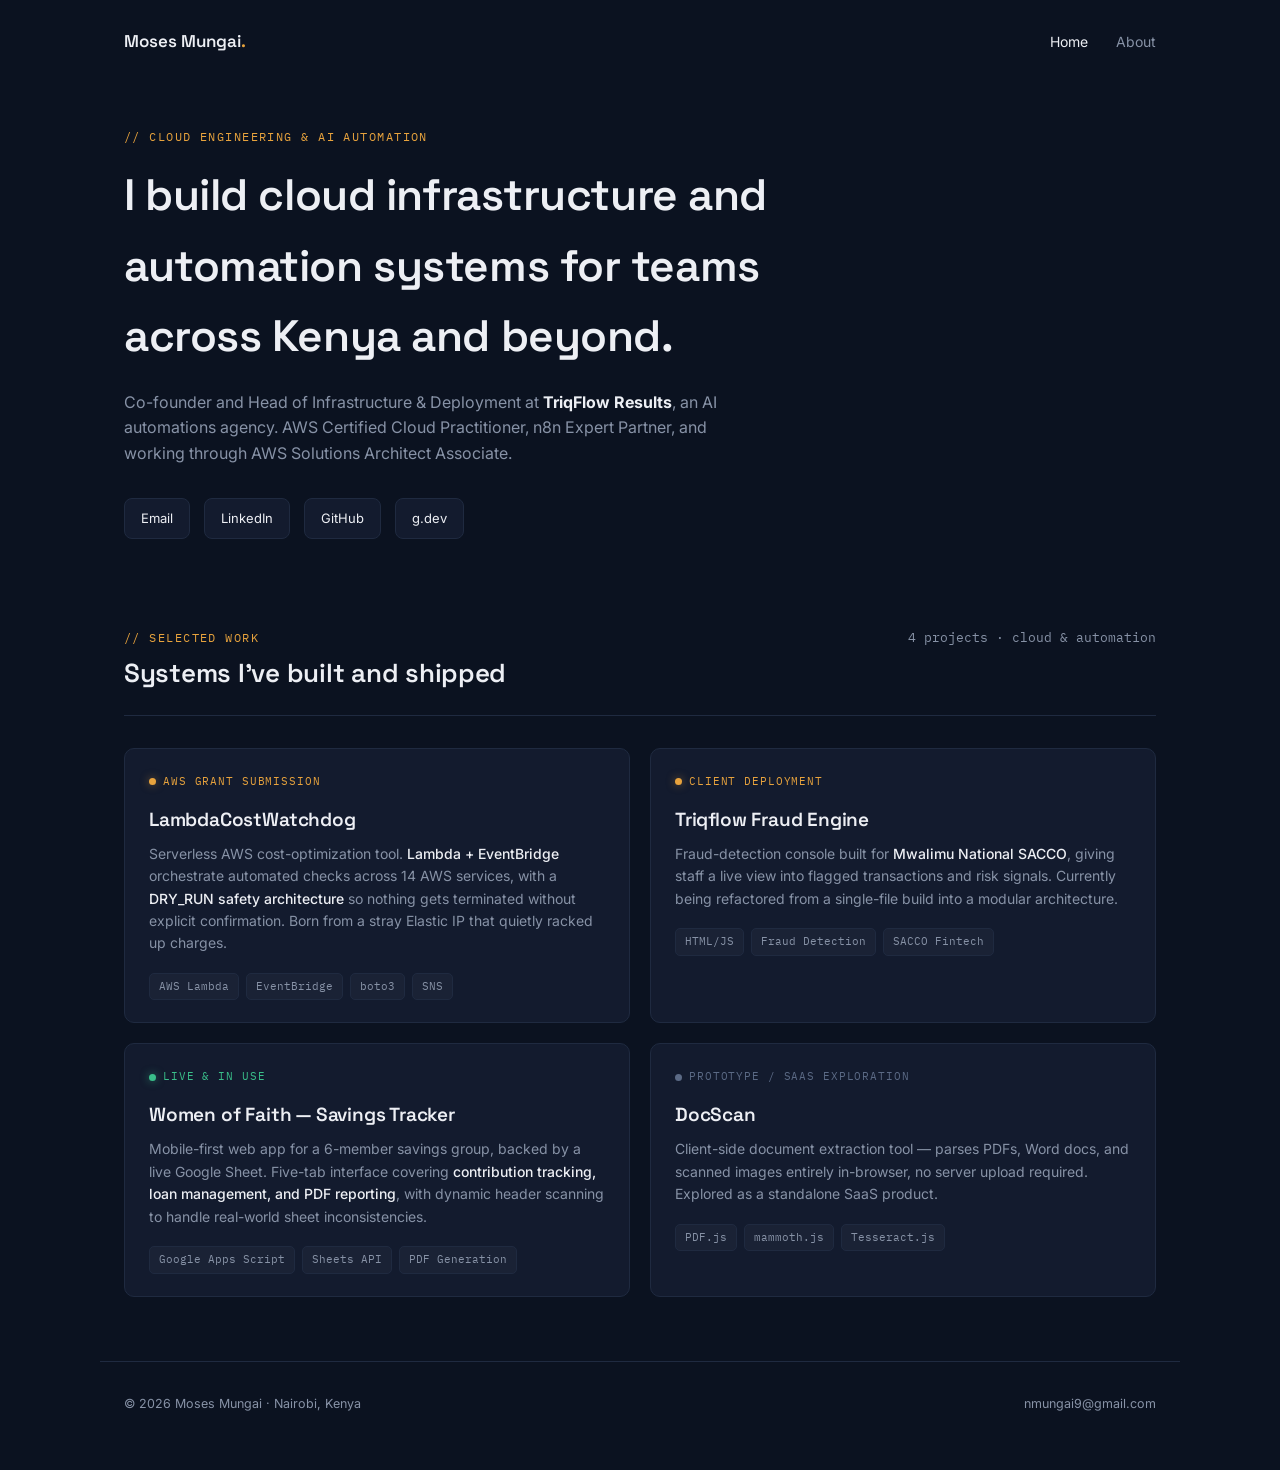
<file: portfolio-site/portfolio-site/index.html>
<!DOCTYPE html>
<html lang="en">
<head>
<meta charset="UTF-8">
<meta name="viewport" content="width=device-width, initial-scale=1.0">
<title>Moses Mungai — Cloud Engineer & AI Automation Specialist</title>
<meta name="description" content="Moses Mungai is a cloud engineer and AI automation specialist based in Nairobi, Kenya, and co-founder of TriqFlow Results.">
<link rel="preconnect" href="https://fonts.googleapis.com">
<link rel="preconnect" href="https://fonts.gstatic.com" crossorigin>
<link rel="stylesheet" href="https://fonts.googleapis.com/css2?family=Space+Grotesk:wght@500;600;700&family=Inter:wght@400;500&family=IBM+Plex+Mono:wght@400;500&display=swap">
<link rel="stylesheet" href="assets/css/style.css">
</head>
<body>

<nav class="site-nav">
  <a class="brand" href="index.html">Moses Mungai<span class="dot">.</span></a>
  <ul>
    <li><a class="nav-link active" href="index.html">Home</a></li>
    <li><a class="nav-link" href="about.html">About</a></li>
  </ul>
</nav>

<header class="hero">
  <p class="hero-eyebrow mono">// cloud engineering &amp; ai automation</p>
  <h1>I build cloud infrastructure and automation systems for teams across Kenya and beyond.</h1>
  <p class="lede">Co-founder and Head of Infrastructure &amp; Deployment at <b style="color:var(--text)">TriqFlow Results</b>, an AI automations agency. AWS Certified Cloud Practitioner, n8n Expert Partner, and working through AWS Solutions Architect Associate.</p>
  <div class="hero-links">
    <a href="mailto:nmungai9@gmail.com">Email</a>
    <a href="https://www.linkedin.com/in/moses-mungai-624746160/" target="_blank" rel="noopener">LinkedIn</a>
    <a href="https://github.com/moses910" target="_blank" rel="noopener">GitHub</a>
    <a href="http://g.dev/Mosesmungai" target="_blank" rel="noopener">g.dev</a>
  </div>
</header>

<section class="section" id="work">
  <div class="section-header">
    <div>
      <p class="section-eyebrow mono">// selected work</p>
      <h2 class="section-title">Systems I've built and shipped</h2>
    </div>
    <span class="section-sub mono">4 projects · cloud &amp; automation</span>
  </div>

  <div class="work-grid">

    <div class="card">
      <div class="status status-prod mono"><span class="dot dot-prod"></span>AWS Grant Submission</div>
      <h3>LambdaCostWatchdog</h3>
      <p>Serverless AWS cost-optimization tool. <b>Lambda + EventBridge</b> orchestrate automated checks across 14 AWS services, with a <b>DRY_RUN safety architecture</b> so nothing gets terminated without explicit confirmation. Born from a stray Elastic IP that quietly racked up charges.</p>
      <div class="tags mono">
        <span class="tag">AWS Lambda</span>
        <span class="tag">EventBridge</span>
        <span class="tag">boto3</span>
        <span class="tag">SNS</span>
      </div>
    </div>

    <div class="card">
      <div class="status status-prod mono"><span class="dot dot-prod"></span>Client Deployment</div>
      <h3>Triqflow Fraud Engine</h3>
      <p>Fraud-detection console built for <b>Mwalimu National SACCO</b>, giving staff a live view into flagged transactions and risk signals. Currently being refactored from a single-file build into a modular architecture.</p>
      <div class="tags mono">
        <span class="tag">HTML/JS</span>
        <span class="tag">Fraud Detection</span>
        <span class="tag">SACCO Fintech</span>
      </div>
    </div>

    <div class="card">
      <div class="status status-live mono"><span class="dot dot-live"></span>Live &amp; In Use</div>
      <h3>Women of Faith — Savings Tracker</h3>
      <p>Mobile-first web app for a 6-member savings group, backed by a live Google Sheet. Five-tab interface covering <b>contribution tracking, loan management, and PDF reporting</b>, with dynamic header scanning to handle real-world sheet inconsistencies.</p>
      <div class="tags mono">
        <span class="tag">Google Apps Script</span>
        <span class="tag">Sheets API</span>
        <span class="tag">PDF Generation</span>
      </div>
    </div>

    <div class="card">
      <div class="status status-proto mono"><span class="dot dot-proto"></span>Prototype / SaaS Exploration</div>
      <h3>DocScan</h3>
      <p>Client-side document extraction tool — parses PDFs, Word docs, and scanned images entirely in-browser, no server upload required. Explored as a standalone SaaS product.</p>
      <div class="tags mono">
        <span class="tag">PDF.js</span>
        <span class="tag">mammoth.js</span>
        <span class="tag">Tesseract.js</span>
      </div>
    </div>

  </div>
</section>

<footer class="site-footer">
  <span>© 2026 Moses Mungai · Nairobi, Kenya</span>
  <span><a href="mailto:nmungai9@gmail.com">nmungai9@gmail.com</a></span>
</footer>

</body>
</html>
</file>
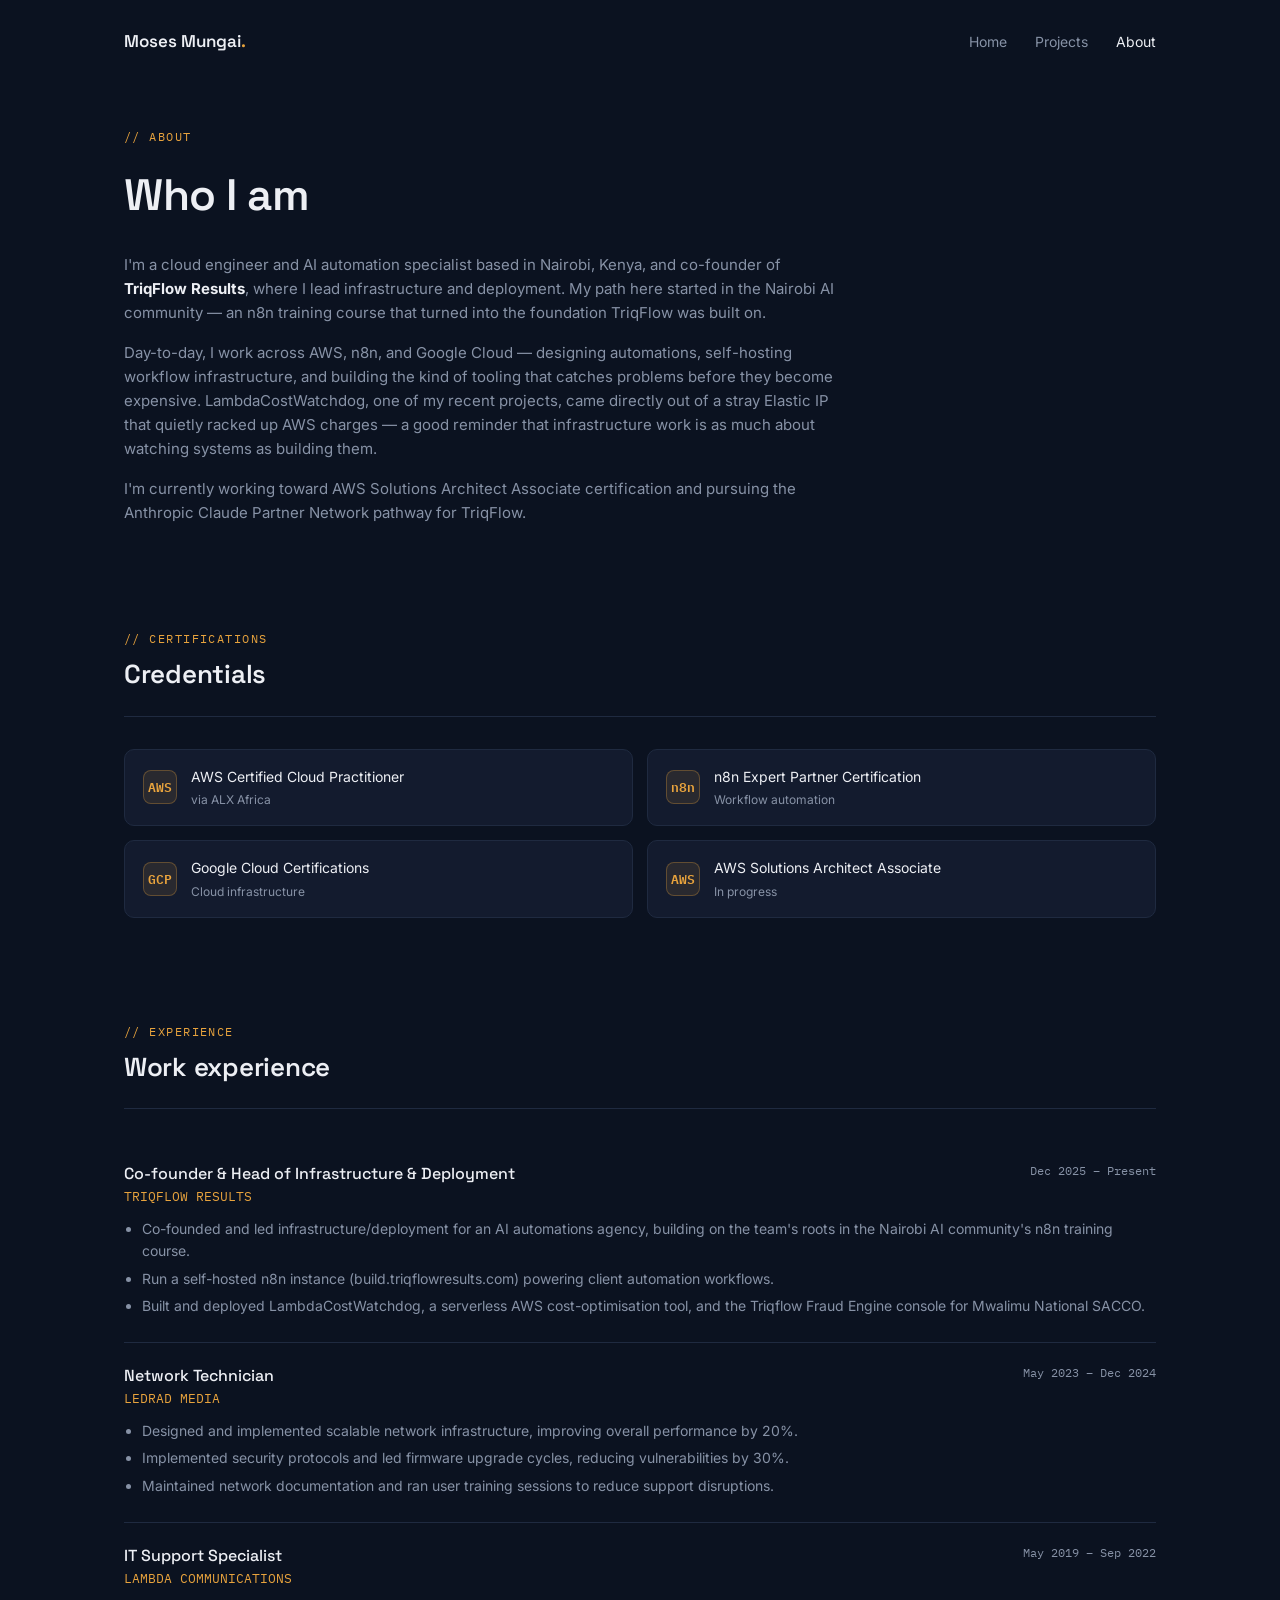
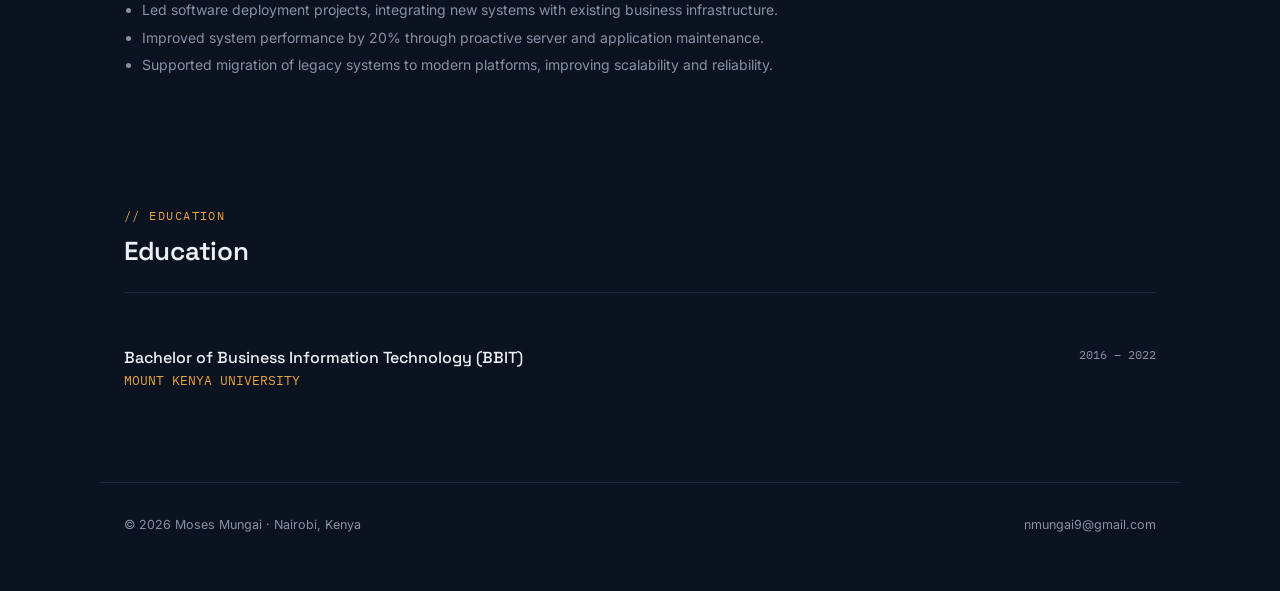
<file: about.html>
<!DOCTYPE html>
<html lang="en">
<head>
<meta charset="UTF-8">
<meta name="viewport" content="width=device-width, initial-scale=1.0">
<title>About — Moses Mungai</title>
<meta name="description" content=" Cloud engineer and AI automation specialist. Certifications, experience, and education.">
<link rel="preconnect" href="https://fonts.googleapis.com">
<link rel="preconnect" href="https://fonts.gstatic.com" crossorigin>
<link rel="stylesheet" href="https://fonts.googleapis.com/css2?family=Space+Grotesk:wght@500;600;700&family=Inter:wght@400;500&family=IBM+Plex+Mono:wght@400;500&display=swap">
<link rel="stylesheet" href="assets/css/style.css">
</head>
<body>

<nav class="site-nav">
  <a class="brand" href="index.html">Moses Mungai<span class="dot">.</span></a>
  <ul>
    <li><a class="nav-link" href="index.html">Home</a></li>
    <li><a class="nav-link" href="projects.html">Projects</a></li>
    <li><a class="nav-link active" href="about.html">About</a></li>
  </ul>
</nav>

<header class="hero">
  <p class="hero-eyebrow mono">// about</p>
  <h1>Who I am</h1>
  <div class="about-copy" style="margin-top:22px;">
    <p>I'm a cloud engineer and AI automation specialist based in Nairobi, Kenya, and co-founder of <b style="color:var(--text)">TriqFlow Results</b>, where I lead infrastructure and deployment. My path here started in the Nairobi AI community — an n8n training course that turned into the foundation TriqFlow was built on.</p>
    <p> Day-to-day, I work across AWS, n8n, and Google Cloud — designing automations, self-hosting workflow infrastructure, and building the kind of tooling that catches problems before they become expensive. LambdaCostWatchdog, one of my recent projects, came directly out of a stray Elastic IP that quietly racked up AWS charges — a good reminder that infrastructure work is as much about watching systems as building them.</p>
    <p>I'm currently working toward AWS Solutions Architect Associate certification and pursuing the Anthropic Claude Partner Network pathway for TriqFlow.</p>
  </div>
</header>

<section class="section" id="certifications">
  <div class="section-header">
    <div>
      <p class="section-eyebrow mono">// certifications</p>
      <h2 class="section-title">Credentials</h2>
    </div>
  </div>

  <div class="cert-grid">
    <div class="cert">
      <div class="cert-icon mono">AWS</div>
      <div>
        <p class="cert-name">AWS Certified Cloud Practitioner</p>
        <p class="cert-meta">via ALX Africa</p>
      </div>
    </div>
    <div class="cert">
      <div class="cert-icon mono">n8n</div>
      <div>
        <p class="cert-name">n8n Expert Partner Certification</p>
        <p class="cert-meta">Workflow automation</p>
      </div>
    </div>
    <div class="cert">
      <div class="cert-icon mono">GCP</div>
      <div>
        <p class="cert-name">Google Cloud Certifications</p>
        <p class="cert-meta">Cloud infrastructure</p>
      </div>
    </div>
    <div class="cert">
      <div class="cert-icon mono">AWS</div>
      <div>
        <p class="cert-name">AWS Solutions Architect Associate</p>
        <p class="cert-meta status-proto">In progress</p>
      </div>
    </div>
  </div>
</section>

<section class="section" id="experience">
  <div class="section-header">
    <div>
      <p class="section-eyebrow mono">// experience</p>
      <h2 class="section-title">Work experience</h2>
    </div>
  </div>

  <div class="timeline">

    <div class="timeline-item">
      <div class="timeline-top">
        <div>
          <div class="timeline-role">Co-founder &amp; Head of Infrastructure &amp; Deployment</div>
          <div class="timeline-org mono">TRIQFLOW RESULTS</div>
        </div>
        <div class="timeline-date mono"> Dec 2025 – Present</div>
      </div>
      <ul>
        <li>Co-founded and led infrastructure/deployment for an AI automations agency, building on the team's roots in the Nairobi AI community's n8n training course.</li>
        <li>Run a self-hosted n8n instance (build.triqflowresults.com) powering client automation workflows.</li>
        <li>Built and deployed LambdaCostWatchdog, a serverless AWS cost-optimisation tool, and the Triqflow Fraud Engine console for Mwalimu National SACCO.</li>
      </ul>
    </div>

    <div class="timeline-item">
      <div class="timeline-top">
        <div>
          <div class="timeline-role">Network Technician</div>
          <div class="timeline-org mono">LEDRAD MEDIA</div>
        </div>
        <div class="timeline-date mono">May 2023 – Dec 2024</div>
      </div>
      <ul>
        <li>Designed and implemented scalable network infrastructure, improving overall performance by 20%.</li>
        <li>Implemented security protocols and led firmware upgrade cycles, reducing vulnerabilities by 30%.</li>
        <li>Maintained network documentation and ran user training sessions to reduce support disruptions.</li>
      </ul>
    </div>

    <div class="timeline-item">
      <div class="timeline-top">
        <div>
          <div class="timeline-role">IT Support Specialist</div>
          <div class="timeline-org mono">LAMBDA COMMUNICATIONS</div>
        </div>
        <div class="timeline-date mono">May 2019 – Sep 2022</div>
      </div>
      <ul>
        <li>Led software deployment projects, integrating new systems with existing business infrastructure.</li>
        <li>Improved system performance by 20% through proactive server and application maintenance.</li>
        <li>Supported migration of legacy systems to modern platforms, improving scalability and reliability.</li>
      </ul>
    </div>

  </div>
</section>

<section class="section" id="education">
  <div class="section-header">
    <div>
      <p class="section-eyebrow mono">// education</p>
      <h2 class="section-title">Education</h2>
    </div>
  </div>

  <div class="timeline-item" style="border-bottom:none;">
    <div class="timeline-top">
      <div>
        <div class="timeline-role">Bachelor of Business Information Technology (BBIT)</div>
        <div class="timeline-org mono">MOUNT KENYA UNIVERSITY</div>
      </div>
      <div class="timeline-date mono">2016 – 2022</div>
    </div>
  </div>
</section>

<footer class="site-footer">
  <span>© 2026 Moses Mungai · Nairobi, Kenya</span>
  <span><a href="mailto:nmungai9@gmail.com">nmungai9@gmail.com</a></span>
</footer>

</body>
</html>
</file>
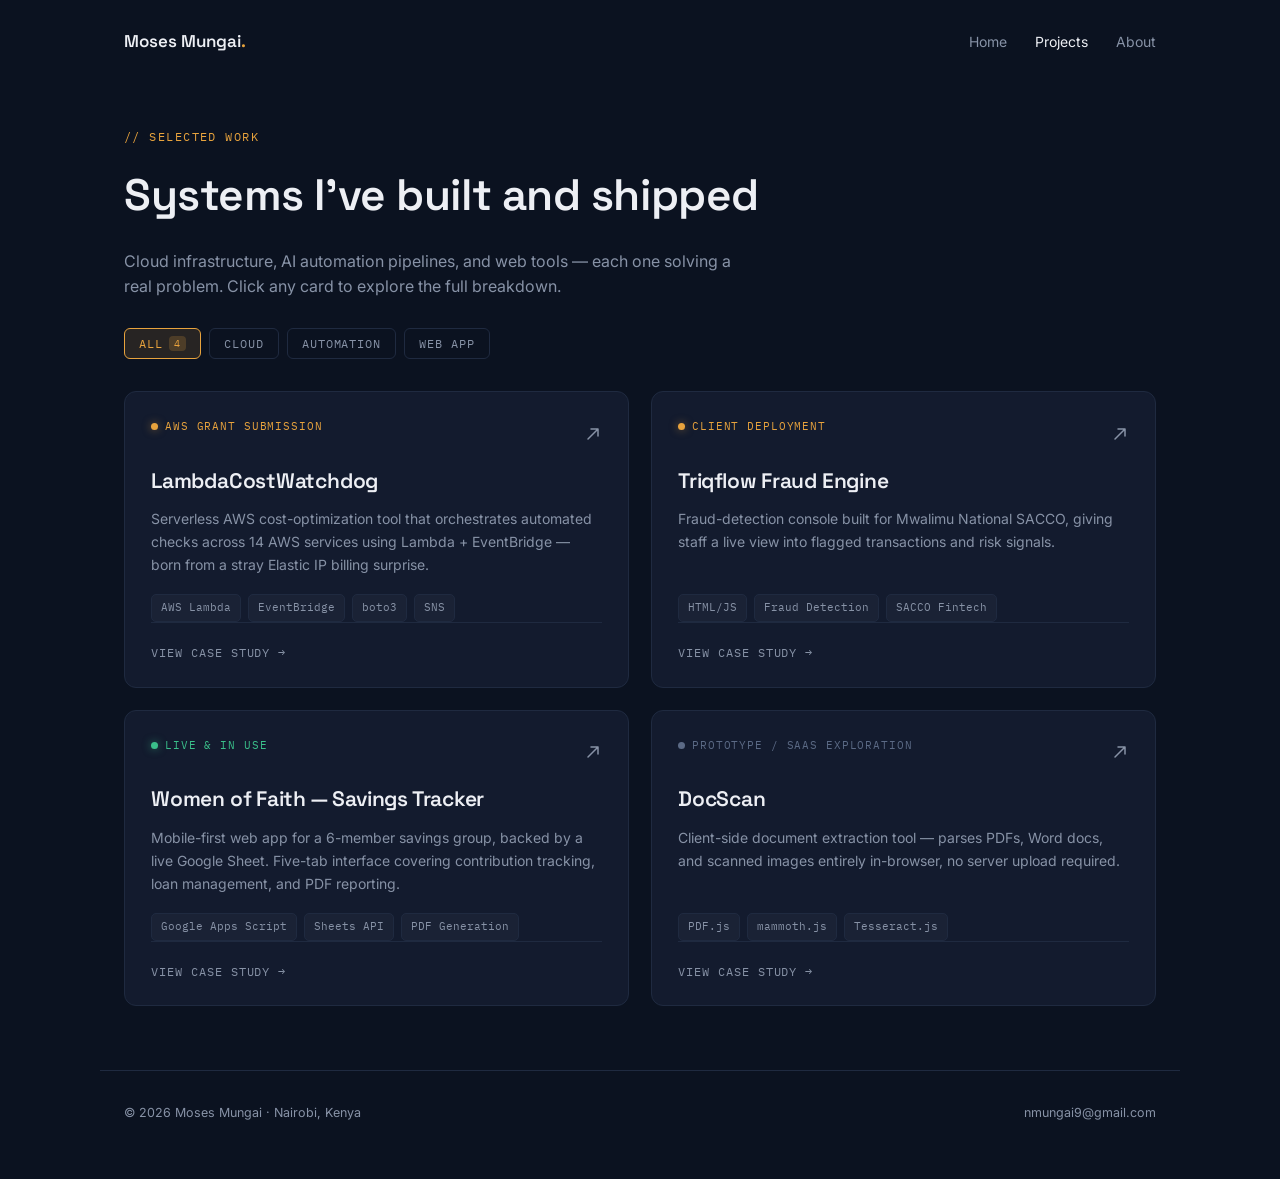
<file: projects.html>
<!DOCTYPE html>
<html lang="en">
<head>
<meta charset="UTF-8">
<meta name="viewport" content="width=device-width, initial-scale=1.0">
<title>Projects — Moses Mungai</title>
<meta name="description" content="Selected cloud engineering and AI automation projects by Moses Mungai — LambdaCostWatchdog, Triqflow Fraud Engine, Women of Faith Savings Tracker, and DocScan.">
<link rel="preconnect" href="https://fonts.googleapis.com">
<link rel="preconnect" href="https://fonts.gstatic.com" crossorigin>
<link rel="stylesheet" href="https://fonts.googleapis.com/css2?family=Space+Grotesk:wght@500;600;700&family=Inter:wght@400;500&family=IBM+Plex+Mono:wght@400;500&display=swap">
<link rel="stylesheet" href="assets/css/style.css">
<link rel="stylesheet" href="assets/css/projects.css">
</head>
<body>

<nav class="site-nav">
  <a class="brand" href="index.html">Moses Mungai<span class="dot">.</span></a>
  <ul>
    <li><a class="nav-link" href="index.html">Home</a></li>
    <li><a class="nav-link active" href="projects.html">Projects</a></li>
    <li><a class="nav-link" href="about.html">About</a></li>
  </ul>
</nav>

<header class="hero projects-hero">
  <p class="hero-eyebrow mono">// selected work</p>
  <h1>Systems I've built and shipped</h1>
  <p class="lede">Cloud infrastructure, AI automation pipelines, and web tools — each one solving a real problem. Click any card to explore the full breakdown.</p>
  <div class="projects-filters mono">
    <button class="filter-btn active" data-filter="all" id="filter-all">All <span class="filter-count">4</span></button>
    <button class="filter-btn" data-filter="cloud" id="filter-cloud">Cloud</button>
    <button class="filter-btn" data-filter="automation" id="filter-automation">Automation</button>
    <button class="filter-btn" data-filter="web" id="filter-web">Web App</button>
  </div>
</header>

<main class="section projects-section" id="projects">

  <div class="projects-grid" id="projects-grid">

    <!-- Card 1: LambdaCostWatchdog -->
    <article
      class="pcard"
      id="card-lambda"
      data-project="lambda"
      data-category="cloud"
      tabindex="0"
      role="button"
      aria-haspopup="dialog"
      aria-label="Open LambdaCostWatchdog project details"
    >
      <div class="pcard-top">
        <div class="status status-prod mono"><span class="dot dot-prod"></span>AWS Grant Submission</div>
        <svg class="pcard-arrow" width="18" height="18" viewBox="0 0 18 18" fill="none" aria-hidden="true">
          <path d="M4 14L14 4M14 4H7M14 4V11" stroke="currentColor" stroke-width="1.5" stroke-linecap="round" stroke-linejoin="round"/>
        </svg>
      </div>
      <h2 class="pcard-title">LambdaCostWatchdog</h2>
      <p class="pcard-excerpt">Serverless AWS cost-optimization tool that orchestrates automated checks across 14 AWS services using Lambda + EventBridge — born from a stray Elastic IP billing surprise.</p>
      <div class="tags mono">
        <span class="tag">AWS Lambda</span>
        <span class="tag">EventBridge</span>
        <span class="tag">boto3</span>
        <span class="tag">SNS</span>
      </div>
      <div class="pcard-footer">
        <span class="pcard-cta mono">View case study →</span>
      </div>
    </article>

    <!-- Card 2: Triqflow Fraud Engine -->
    <article
      class="pcard"
      id="card-fraud"
      data-project="fraud"
      data-category="web"
      tabindex="0"
      role="button"
      aria-haspopup="dialog"
      aria-label="Open Triqflow Fraud Engine project details"
    >
      <div class="pcard-top">
        <div class="status status-prod mono"><span class="dot dot-prod"></span>Client Deployment</div>
        <svg class="pcard-arrow" width="18" height="18" viewBox="0 0 18 18" fill="none" aria-hidden="true">
          <path d="M4 14L14 4M14 4H7M14 4V11" stroke="currentColor" stroke-width="1.5" stroke-linecap="round" stroke-linejoin="round"/>
        </svg>
      </div>
      <h2 class="pcard-title">Triqflow Fraud Engine</h2>
      <p class="pcard-excerpt">Fraud-detection console built for Mwalimu National SACCO, giving staff a live view into flagged transactions and risk signals.</p>
      <div class="tags mono">
        <span class="tag">HTML/JS</span>
        <span class="tag">Fraud Detection</span>
        <span class="tag">SACCO Fintech</span>
      </div>
      <div class="pcard-footer">
        <span class="pcard-cta mono">View case study →</span>
      </div>
    </article>

    <!-- Card 3: Women of Faith Savings Tracker -->
    <article
      class="pcard"
      id="card-savings"
      data-project="savings"
      data-category="web automation"
      tabindex="0"
      role="button"
      aria-haspopup="dialog"
      aria-label="Open Women of Faith Savings Tracker project details"
    >
      <div class="pcard-top">
        <div class="status status-live mono"><span class="dot dot-live"></span>Live &amp; In Use</div>
        <svg class="pcard-arrow" width="18" height="18" viewBox="0 0 18 18" fill="none" aria-hidden="true">
          <path d="M4 14L14 4M14 4H7M14 4V11" stroke="currentColor" stroke-width="1.5" stroke-linecap="round" stroke-linejoin="round"/>
        </svg>
      </div>
      <h2 class="pcard-title">Women of Faith — Savings Tracker</h2>
      <p class="pcard-excerpt">Mobile-first web app for a 6-member savings group, backed by a live Google Sheet. Five-tab interface covering contribution tracking, loan management, and PDF reporting.</p>
      <div class="tags mono">
        <span class="tag">Google Apps Script</span>
        <span class="tag">Sheets API</span>
        <span class="tag">PDF Generation</span>
      </div>
      <div class="pcard-footer">
        <span class="pcard-cta mono">View case study →</span>
      </div>
    </article>

    <!-- Card 4: DocScan -->
    <article
      class="pcard"
      id="card-docscan"
      data-project="docscan"
      data-category="web"
      tabindex="0"
      role="button"
      aria-haspopup="dialog"
      aria-label="Open DocScan project details"
    >
      <div class="pcard-top">
        <div class="status status-proto mono"><span class="dot dot-proto"></span>Prototype / SaaS Exploration</div>
        <svg class="pcard-arrow" width="18" height="18" viewBox="0 0 18 18" fill="none" aria-hidden="true">
          <path d="M4 14L14 4M14 4H7M14 4V11" stroke="currentColor" stroke-width="1.5" stroke-linecap="round" stroke-linejoin="round"/>
        </svg>
      </div>
      <h2 class="pcard-title">DocScan</h2>
      <p class="pcard-excerpt">Client-side document extraction tool — parses PDFs, Word docs, and scanned images entirely in-browser, no server upload required.</p>
      <div class="tags mono">
        <span class="tag">PDF.js</span>
        <span class="tag">mammoth.js</span>
        <span class="tag">Tesseract.js</span>
      </div>
      <div class="pcard-footer">
        <span class="pcard-cta mono">View case study →</span>
      </div>
    </article>

  </div><!-- /projects-grid -->
</main>

<!-- ===== Modal Overlay ===== -->
<div class="modal-overlay" id="modal-overlay" role="dialog" aria-modal="true" aria-labelledby="modal-project-title" hidden>
  <div class="modal-window" id="modal-window">

    <!-- Modal chrome bar -->
    <div class="modal-chrome">
      <div class="modal-traffic">
        <button class="traffic-btn traffic-close" id="modal-close" aria-label="Close project details" title="Close">
          <svg width="8" height="8" viewBox="0 0 8 8" fill="none" aria-hidden="true"><path d="M1 1l6 6M7 1l-6 6" stroke="currentColor" stroke-width="1.5" stroke-linecap="round"/></svg>
        </button>
        <span class="traffic-btn traffic-min" aria-hidden="true"></span>
        <span class="traffic-btn traffic-max" aria-hidden="true"></span>
      </div>
      <div class="modal-breadcrumb mono" id="modal-breadcrumb">projects / —</div>
      <div class="modal-nav-arrows">
        <button class="modal-nav-btn" id="modal-prev" aria-label="Previous project">
          <svg width="14" height="14" viewBox="0 0 14 14" fill="none"><path d="M9 11L5 7l4-4" stroke="currentColor" stroke-width="1.5" stroke-linecap="round" stroke-linejoin="round"/></svg>
        </button>
        <button class="modal-nav-btn" id="modal-next" aria-label="Next project">
          <svg width="14" height="14" viewBox="0 0 14 14" fill="none"><path d="M5 3l4 4-4 4" stroke="currentColor" stroke-width="1.5" stroke-linecap="round" stroke-linejoin="round"/></svg>
        </button>
      </div>
    </div>

    <!-- Modal body: injected dynamically -->
    <div class="modal-body" id="modal-body" tabindex="-1">
      <!-- content injected by JS -->
    </div>

  </div><!-- /modal-window -->
</div><!-- /modal-overlay -->

<footer class="site-footer">
  <span>© 2026 Moses Mungai · Nairobi, Kenya</span>
  <span><a href="mailto:nmungai9@gmail.com">nmungai9@gmail.com</a></span>
</footer>

<script src="assets/js/projects.js"></script>
</body>
</html>
</file>
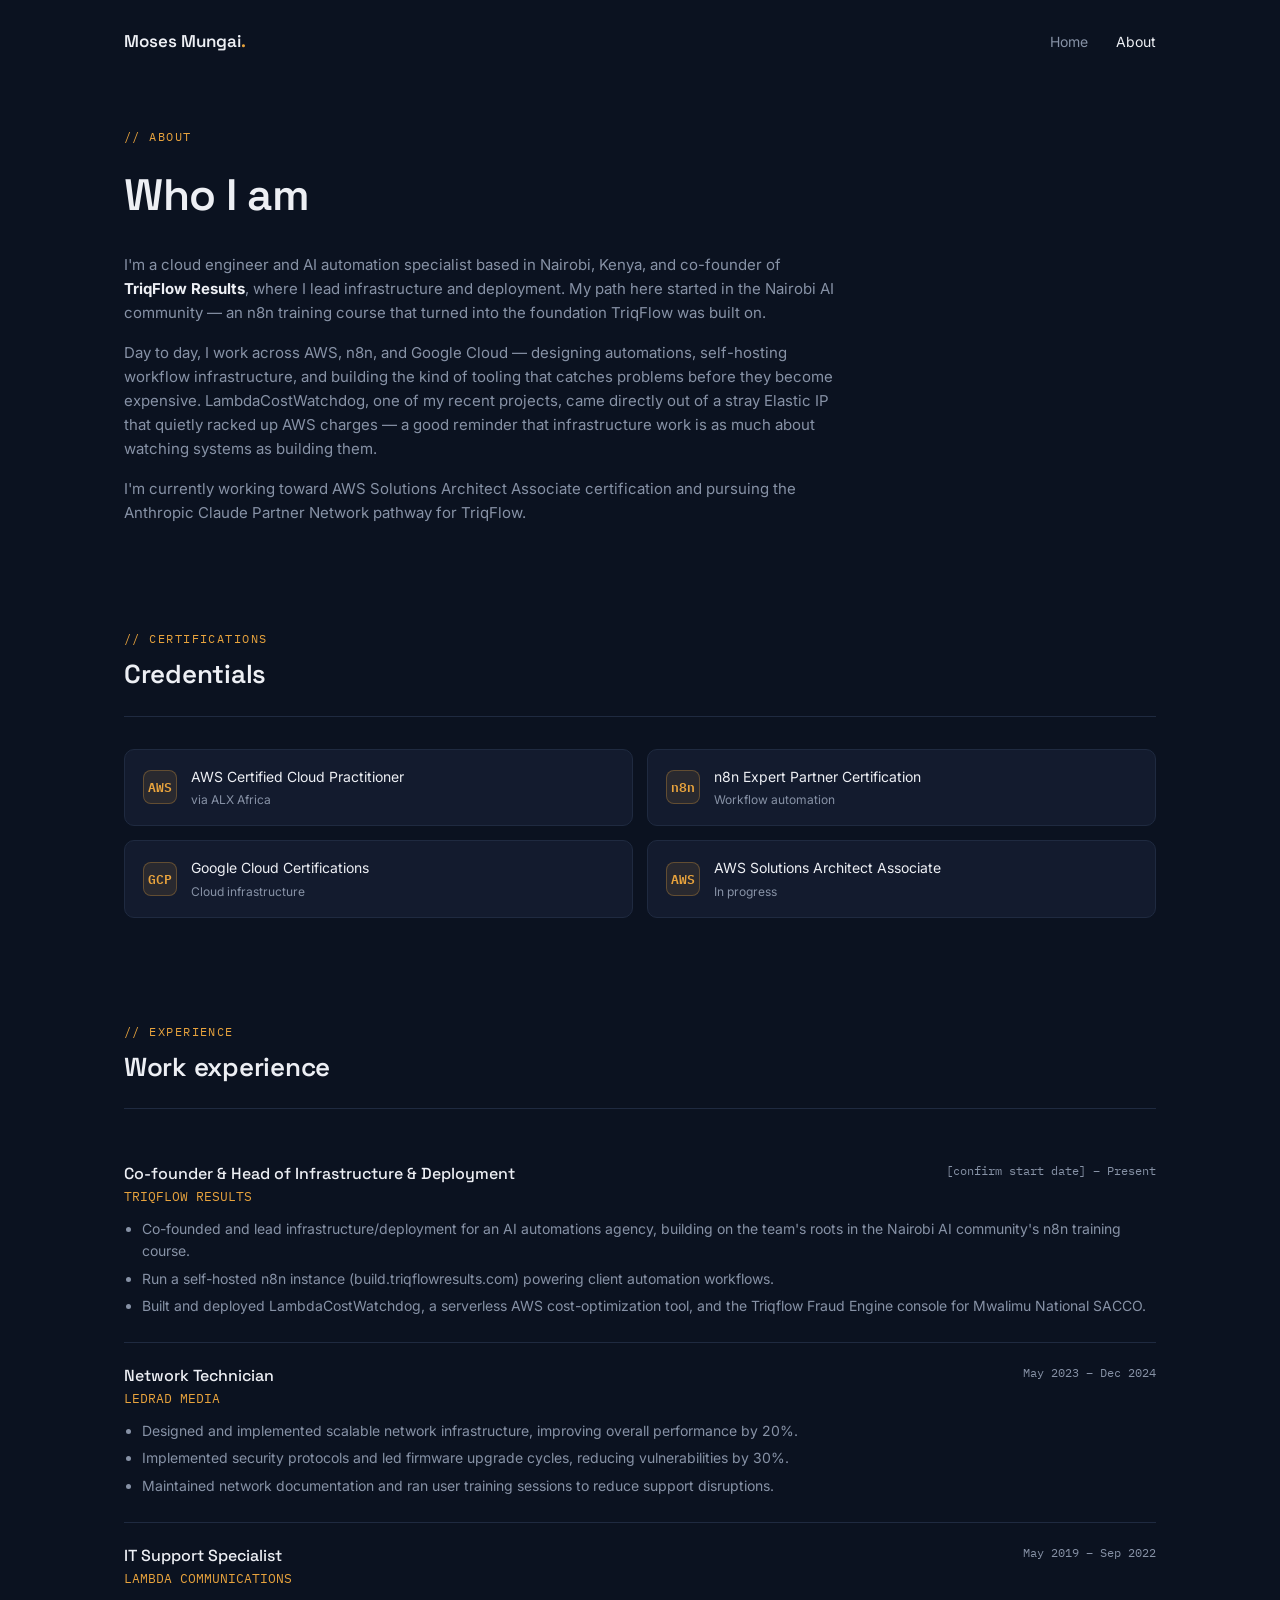
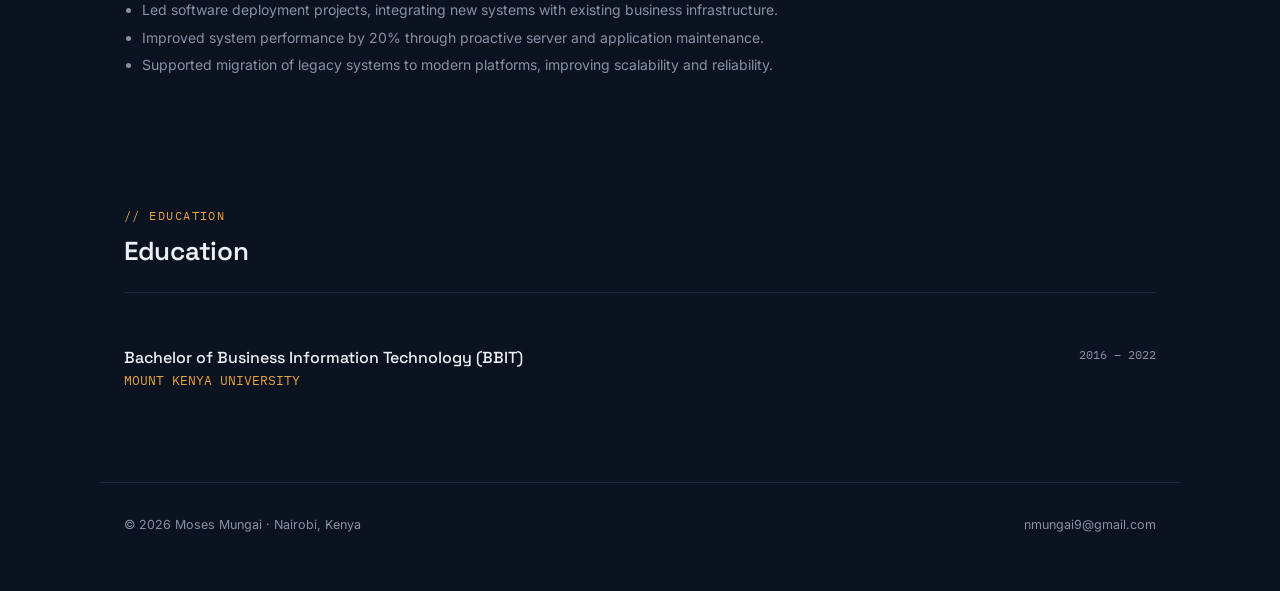
<file: portfolio-site/portfolio-site/about.html>
<!DOCTYPE html>
<html lang="en">
<head>
<meta charset="UTF-8">
<meta name="viewport" content="width=device-width, initial-scale=1.0">
<title>About — Moses Mungai</title>
<meta name="description" content="Cloud engineer and AI automation specialist. Certifications, experience, and education.">
<link rel="preconnect" href="https://fonts.googleapis.com">
<link rel="preconnect" href="https://fonts.gstatic.com" crossorigin>
<link rel="stylesheet" href="https://fonts.googleapis.com/css2?family=Space+Grotesk:wght@500;600;700&family=Inter:wght@400;500&family=IBM+Plex+Mono:wght@400;500&display=swap">
<link rel="stylesheet" href="assets/css/style.css">
</head>
<body>

<nav class="site-nav">
  <a class="brand" href="index.html">Moses Mungai<span class="dot">.</span></a>
  <ul>
    <li><a class="nav-link" href="index.html">Home</a></li>
    <li><a class="nav-link active" href="about.html">About</a></li>
  </ul>
</nav>

<header class="hero">
  <p class="hero-eyebrow mono">// about</p>
  <h1>Who I am</h1>
  <div class="about-copy" style="margin-top:22px;">
    <p>I'm a cloud engineer and AI automation specialist based in Nairobi, Kenya, and co-founder of <b style="color:var(--text)">TriqFlow Results</b>, where I lead infrastructure and deployment. My path here started in the Nairobi AI community — an n8n training course that turned into the foundation TriqFlow was built on.</p>
    <p>Day to day, I work across AWS, n8n, and Google Cloud — designing automations, self-hosting workflow infrastructure, and building the kind of tooling that catches problems before they become expensive. LambdaCostWatchdog, one of my recent projects, came directly out of a stray Elastic IP that quietly racked up AWS charges — a good reminder that infrastructure work is as much about watching systems as building them.</p>
    <p>I'm currently working toward AWS Solutions Architect Associate certification and pursuing the Anthropic Claude Partner Network pathway for TriqFlow.</p>
  </div>
</header>

<section class="section" id="certifications">
  <div class="section-header">
    <div>
      <p class="section-eyebrow mono">// certifications</p>
      <h2 class="section-title">Credentials</h2>
    </div>
  </div>

  <div class="cert-grid">
    <div class="cert">
      <div class="cert-icon mono">AWS</div>
      <div>
        <p class="cert-name">AWS Certified Cloud Practitioner</p>
        <p class="cert-meta">via ALX Africa</p>
      </div>
    </div>
    <div class="cert">
      <div class="cert-icon mono">n8n</div>
      <div>
        <p class="cert-name">n8n Expert Partner Certification</p>
        <p class="cert-meta">Workflow automation</p>
      </div>
    </div>
    <div class="cert">
      <div class="cert-icon mono">GCP</div>
      <div>
        <p class="cert-name">Google Cloud Certifications</p>
        <p class="cert-meta">Cloud infrastructure</p>
      </div>
    </div>
    <div class="cert">
      <div class="cert-icon mono">AWS</div>
      <div>
        <p class="cert-name">AWS Solutions Architect Associate</p>
        <p class="cert-meta status-proto">In progress</p>
      </div>
    </div>
  </div>
</section>

<section class="section" id="experience">
  <div class="section-header">
    <div>
      <p class="section-eyebrow mono">// experience</p>
      <h2 class="section-title">Work experience</h2>
    </div>
  </div>

  <div class="timeline">

    <div class="timeline-item">
      <div class="timeline-top">
        <div>
          <div class="timeline-role">Co-founder &amp; Head of Infrastructure &amp; Deployment</div>
          <div class="timeline-org mono">TRIQFLOW RESULTS</div>
        </div>
        <div class="timeline-date mono">[confirm start date] – Present</div>
      </div>
      <ul>
        <li>Co-founded and lead infrastructure/deployment for an AI automations agency, building on the team's roots in the Nairobi AI community's n8n training course.</li>
        <li>Run a self-hosted n8n instance (build.triqflowresults.com) powering client automation workflows.</li>
        <li>Built and deployed LambdaCostWatchdog, a serverless AWS cost-optimization tool, and the Triqflow Fraud Engine console for Mwalimu National SACCO.</li>
      </ul>
    </div>

    <div class="timeline-item">
      <div class="timeline-top">
        <div>
          <div class="timeline-role">Network Technician</div>
          <div class="timeline-org mono">LEDRAD MEDIA</div>
        </div>
        <div class="timeline-date mono">May 2023 – Dec 2024</div>
      </div>
      <ul>
        <li>Designed and implemented scalable network infrastructure, improving overall performance by 20%.</li>
        <li>Implemented security protocols and led firmware upgrade cycles, reducing vulnerabilities by 30%.</li>
        <li>Maintained network documentation and ran user training sessions to reduce support disruptions.</li>
      </ul>
    </div>

    <div class="timeline-item">
      <div class="timeline-top">
        <div>
          <div class="timeline-role">IT Support Specialist</div>
          <div class="timeline-org mono">LAMBDA COMMUNICATIONS</div>
        </div>
        <div class="timeline-date mono">May 2019 – Sep 2022</div>
      </div>
      <ul>
        <li>Led software deployment projects, integrating new systems with existing business infrastructure.</li>
        <li>Improved system performance by 20% through proactive server and application maintenance.</li>
        <li>Supported migration of legacy systems to modern platforms, improving scalability and reliability.</li>
      </ul>
    </div>

  </div>
</section>

<section class="section" id="education">
  <div class="section-header">
    <div>
      <p class="section-eyebrow mono">// education</p>
      <h2 class="section-title">Education</h2>
    </div>
  </div>

  <div class="timeline-item" style="border-bottom:none;">
    <div class="timeline-top">
      <div>
        <div class="timeline-role">Bachelor of Business Information Technology (BBIT)</div>
        <div class="timeline-org mono">MOUNT KENYA UNIVERSITY</div>
      </div>
      <div class="timeline-date mono">2016 – 2022</div>
    </div>
  </div>
</section>

<footer class="site-footer">
  <span>© 2026 Moses Mungai · Nairobi, Kenya</span>
  <span><a href="mailto:nmungai9@gmail.com">nmungai9@gmail.com</a></span>
</footer>

</body>
</html>
</file>
<file: portfolio-site/portfolio-site/assets/css/style.css>
/* ===== Design tokens ===== */
:root {
  --bg: #0B1220;
  --surface: #131B2E;
  --surface-hover: #182238;
  --border: #1F2A40;
  --text: #EDEFF4;
  --text-muted: #8792A6;
  --amber: #E8A33D;
  --mint: #3ABF8A;
  --slate: #5B6A85;
  --max: 1080px;
}

* { box-sizing: border-box; }

html { scroll-behavior: smooth; }

body {
  margin: 0;
  background: var(--bg);
  color: var(--text);
  font-family: 'Inter', -apple-system, BlinkMacSystemFont, sans-serif;
  line-height: 1.6;
}

h1, h2, h3 {
  font-family: 'Space Grotesk', sans-serif;
  font-weight: 600;
  letter-spacing: -0.01em;
  margin: 0;
}

a { color: inherit; }

a:focus-visible, button:focus-visible {
  outline: 2px solid var(--amber);
  outline-offset: 3px;
}

.mono {
  font-family: 'IBM Plex Mono', monospace;
}

/* ===== Nav ===== */
.site-nav {
  max-width: var(--max);
  margin: 0 auto;
  display: flex;
  align-items: center;
  justify-content: space-between;
  padding: 28px 24px 0;
}

.site-nav .brand {
  font-family: 'Space Grotesk', sans-serif;
  font-weight: 600;
  font-size: 17px;
  text-decoration: none;
  color: var(--text);
}

.site-nav .brand .dot {
  color: var(--amber);
}

.site-nav ul {
  list-style: none;
  display: flex;
  gap: 28px;
  margin: 0;
  padding: 0;
}

.site-nav a.nav-link {
  text-decoration: none;
  font-size: 14px;
  color: var(--text-muted);
  transition: color 0.15s ease;
}

.site-nav a.nav-link:hover,
.site-nav a.nav-link.active {
  color: var(--text);
}

/* ===== Hero ===== */
.hero {
  max-width: var(--max);
  margin: 0 auto;
  padding: 72px 24px 48px;
}

.hero-eyebrow {
  font-size: 12px;
  letter-spacing: 0.12em;
  text-transform: uppercase;
  color: var(--amber);
  margin: 0 0 14px;
}

.hero h1 {
  font-size: clamp(30px, 4vw, 44px);
  max-width: 780px;
}

.hero p.lede {
  max-width: 620px;
  color: var(--text-muted);
  font-size: 16px;
  margin-top: 18px;
}

.hero-links {
  display: flex;
  gap: 14px;
  margin-top: 32px;
  flex-wrap: wrap;
}

.hero-links a {
  display: inline-flex;
  align-items: center;
  gap: 8px;
  text-decoration: none;
  font-size: 13px;
  color: var(--text);
  background: var(--surface);
  border: 1px solid var(--border);
  padding: 9px 16px;
  border-radius: 8px;
  transition: border-color 0.15s ease, background 0.15s ease;
}

.hero-links a:hover {
  border-color: var(--amber);
  background: var(--surface-hover);
}

/* ===== Section shell (reused: Selected Work / Certifications / Experience) ===== */
.section {
  max-width: var(--max);
  margin: 0 auto;
  padding: 40px 24px 64px;
}

.section-header {
  display: flex;
  align-items: baseline;
  justify-content: space-between;
  flex-wrap: wrap;
  gap: 12px;
  border-bottom: 1px solid var(--border);
  padding-bottom: 20px;
  margin-bottom: 32px;
}

.section-eyebrow {
  font-size: 12px;
  letter-spacing: 0.12em;
  color: var(--amber);
  text-transform: uppercase;
  margin: 0 0 6px;
}

.section-title {
  font-size: 26px;
}

.section-sub {
  font-size: 12.5px;
  color: var(--text-muted);
}

/* ===== Work grid ===== */
.work-grid {
  display: grid;
  grid-template-columns: repeat(2, 1fr);
  gap: 20px;
}

.card {
  background: var(--surface);
  border: 1px solid var(--border);
  border-radius: 10px;
  padding: 24px 24px 22px;
  transition: border-color 0.2s ease, background 0.2s ease, transform 0.2s ease;
}

.card:hover {
  background: var(--surface-hover);
  border-color: #2A3B5C;
  transform: translateY(-2px);
}

.status {
  display: flex;
  align-items: center;
  gap: 7px;
  font-size: 11px;
  letter-spacing: 0.08em;
  text-transform: uppercase;
  margin-bottom: 14px;
}

.dot {
  width: 7px;
  height: 7px;
  border-radius: 50%;
  flex-shrink: 0;
}

.dot-live { background: var(--mint); box-shadow: 0 0 8px rgba(58,191,138,0.6); }
.dot-prod { background: var(--amber); box-shadow: 0 0 8px rgba(232,163,61,0.5); }
.dot-proto { background: var(--slate); }

.status-live { color: var(--mint); }
.status-prod { color: var(--amber); }
.status-proto { color: var(--slate); }

.card h3 {
  font-size: 19px;
  margin-bottom: 8px;
}

.card p {
  font-size: 14px;
  color: var(--text-muted);
  margin: 0 0 18px;
}

.card p b { color: var(--text); font-weight: 500; }

.tags {
  display: flex;
  flex-wrap: wrap;
  gap: 7px;
}

.tag {
  font-size: 11px;
  color: var(--text-muted);
  background: rgba(255,255,255,0.03);
  border: 1px solid var(--border);
  padding: 4px 9px;
  border-radius: 5px;
}

/* ===== Certifications ===== */
.cert-grid {
  display: grid;
  grid-template-columns: repeat(2, 1fr);
  gap: 14px;
}

.cert {
  display: flex;
  align-items: center;
  gap: 14px;
  background: var(--surface);
  border: 1px solid var(--border);
  border-radius: 10px;
  padding: 16px 18px;
}

.cert-icon {
  width: 34px;
  height: 34px;
  border-radius: 8px;
  background: rgba(232,163,61,0.1);
  border: 1px solid rgba(232,163,61,0.3);
  display: flex;
  align-items: center;
  justify-content: center;
  color: var(--amber);
  font-size: 13px;
  font-weight: 600;
  flex-shrink: 0;
}

.cert-name { font-size: 14px; color: var(--text); margin: 0 0 2px; }
.cert-meta { font-size: 12px; color: var(--text-muted); margin: 0; }

/* ===== Experience timeline ===== */
.timeline-item {
  padding: 20px 0;
  border-bottom: 1px solid var(--border);
}

.timeline-item:last-child { border-bottom: none; }

.timeline-top {
  display: flex;
  justify-content: space-between;
  flex-wrap: wrap;
  gap: 8px;
  margin-bottom: 6px;
}

.timeline-role { font-size: 16px; color: var(--text); font-weight: 500; font-family: 'Space Grotesk', sans-serif; }
.timeline-org { font-size: 13px; color: var(--amber); }
.timeline-date { font-size: 12px; color: var(--text-muted); }

.timeline-item ul {
  margin: 10px 0 0;
  padding-left: 18px;
  color: var(--text-muted);
  font-size: 14px;
}

.timeline-item li { margin-bottom: 5px; }

/* ===== About intro ===== */
.about-copy {
  max-width: 720px;
  color: var(--text-muted);
  font-size: 15px;
}

.about-copy p { margin: 0 0 16px; }

/* ===== Footer ===== */
.site-footer {
  max-width: var(--max);
  margin: 0 auto;
  padding: 32px 24px 56px;
  border-top: 1px solid var(--border);
  display: flex;
  justify-content: space-between;
  flex-wrap: wrap;
  gap: 12px;
  font-size: 12.5px;
  color: var(--text-muted);
}

.site-footer a { text-decoration: none; color: var(--text-muted); }
.site-footer a:hover { color: var(--amber); }

/* ===== Responsive ===== */
@media (max-width: 720px) {
  .work-grid, .cert-grid { grid-template-columns: 1fr; }
  .site-nav { flex-direction: column; align-items: flex-start; gap: 14px; }
  .site-nav ul { gap: 18px; }
}

/* ===== Reduced motion ===== */
@media (prefers-reduced-motion: reduce) {
  html { scroll-behavior: auto; }
  .card { transition: none; }
}
</file>
<file: assets/css/style.css>
/* ===== Design tokens ===== */
:root {
  --bg: #0B1220;
  --surface: #131B2E;
  --surface-hover: #182238;
  --border: #1F2A40;
  --text: #EDEFF4;
  --text-muted: #8792A6;
  --amber: #E8A33D;
  --mint: #3ABF8A;
  --slate: #5B6A85;
  --max: 1080px;
}

* { box-sizing: border-box; }

html { scroll-behavior: smooth; }

body {
  margin: 0;
  background: var(--bg);
  color: var(--text);
  font-family: 'Inter', -apple-system, BlinkMacSystemFont, sans-serif;
  line-height: 1.6;
}

h1, h2, h3 {
  font-family: 'Space Grotesk', sans-serif;
  font-weight: 600;
  letter-spacing: -0.01em;
  margin: 0;
}

a { color: inherit; }

a:focus-visible, button:focus-visible {
  outline: 2px solid var(--amber);
  outline-offset: 3px;
}

.mono {
  font-family: 'IBM Plex Mono', monospace;
}

/* ===== Nav ===== */
.site-nav {
  max-width: var(--max);
  margin: 0 auto;
  display: flex;
  align-items: center;
  justify-content: space-between;
  padding: 28px 24px 0;
}

.site-nav .brand {
  font-family: 'Space Grotesk', sans-serif;
  font-weight: 600;
  font-size: 17px;
  text-decoration: none;
  color: var(--text);
}

.site-nav .brand .dot {
  color: var(--amber);
}

.site-nav ul {
  list-style: none;
  display: flex;
  gap: 28px;
  margin: 0;
  padding: 0;
}

.site-nav a.nav-link {
  text-decoration: none;
  font-size: 14px;
  color: var(--text-muted);
  transition: color 0.15s ease;
}

.site-nav a.nav-link:hover,
.site-nav a.nav-link.active {
  color: var(--text);
}

/* ===== Hero ===== */
.hero {
  max-width: var(--max);
  margin: 0 auto;
  padding: 72px 24px 48px;
}

.hero-eyebrow {
  font-size: 12px;
  letter-spacing: 0.12em;
  text-transform: uppercase;
  color: var(--amber);
  margin: 0 0 14px;
}

.hero h1 {
  font-size: clamp(30px, 4vw, 44px);
  max-width: 780px;
}

.hero p.lede {
  max-width: 620px;
  color: var(--text-muted);
  font-size: 16px;
  margin-top: 18px;
}

.hero-links {
  display: flex;
  gap: 14px;
  margin-top: 32px;
  flex-wrap: wrap;
}

.hero-icon-link {
  display: inline-flex;
  align-items: center;
  justify-content: center;
  width: 32px;
  height: 32px;
  margin: 6px;
  text-decoration: none;
  background: var(--surface);
  border-radius: 50%;
}

.hero-icon-link:hover {
  background: var(--surface-hover);
}

.hero-icon {
  width: 28px;
  height: 28px;
  display: block;
}

/* ===== Section shell (reused: Selected Work / Certifications / Experience) ===== */
.section {
  max-width: var(--max);
  margin: 0 auto;
  padding: 40px 24px 64px;
}

.section-header {
  display: flex;
  align-items: baseline;
  justify-content: space-between;
  flex-wrap: wrap;
  gap: 12px;
  border-bottom: 1px solid var(--border);
  padding-bottom: 20px;
  margin-bottom: 32px;
}

.section-eyebrow {
  font-size: 12px;
  letter-spacing: 0.12em;
  color: var(--amber);
  text-transform: uppercase;
  margin: 0 0 6px;
}

.section-title {
  font-size: 26px;
}

.section-sub {
  font-size: 12.5px;
  color: var(--text-muted);
}

/* ===== Work grid ===== */
.work-grid {
  display: grid;
  grid-template-columns: repeat(2, 1fr);
  gap: 20px;
}

.card {
  background: var(--surface);
  border: 1px solid var(--border);
  border-radius: 10px;
  padding: 24px 24px 22px;
  transition: border-color 0.2s ease, background 0.2s ease, transform 0.2s ease;
}

.card:hover {
  background: var(--surface-hover);
  border-color: #2A3B5C;
  transform: translateY(-2px);
}

.status {
  display: flex;
  align-items: center;
  gap: 7px;
  font-size: 11px;
  letter-spacing: 0.08em;
  text-transform: uppercase;
  margin-bottom: 14px;
}

.dot {
  width: 7px;
  height: 7px;
  border-radius: 50%;
  flex-shrink: 0;
}

.dot-live { background: var(--mint); box-shadow: 0 0 8px rgba(58,191,138,0.6); }
.dot-prod { background: var(--amber); box-shadow: 0 0 8px rgba(232,163,61,0.5); }
.dot-proto { background: var(--slate); }

.status-live { color: var(--mint); }
.status-prod { color: var(--amber); }
.status-proto { color: var(--slate); }

.card h3 {
  font-size: 19px;
  margin-bottom: 8px;
}

.card p {
  font-size: 14px;
  color: var(--text-muted);
  margin: 0 0 18px;
}

.card p b { color: var(--text); font-weight: 500; }

.tags {
  display: flex;
  flex-wrap: wrap;
  gap: 7px;
}

.tag {
  font-size: 11px;
  color: var(--text-muted);
  background: rgba(255,255,255,0.03);
  border: 1px solid var(--border);
  padding: 4px 9px;
  border-radius: 5px;
}

/* ===== Certifications ===== */
.cert-grid {
  display: grid;
  grid-template-columns: repeat(2, 1fr);
  gap: 14px;
}

.cert {
  display: flex;
  align-items: center;
  gap: 14px;
  background: var(--surface);
  border: 1px solid var(--border);
  border-radius: 10px;
  padding: 16px 18px;
}

.cert-icon {
  width: 34px;
  height: 34px;
  border-radius: 8px;
  background: rgba(232,163,61,0.1);
  border: 1px solid rgba(232,163,61,0.3);
  display: flex;
  align-items: center;
  justify-content: center;
  color: var(--amber);
  font-size: 13px;
  font-weight: 600;
  flex-shrink: 0;
}

.cert-name { font-size: 14px; color: var(--text); margin: 0 0 2px; }
.cert-meta { font-size: 12px; color: var(--text-muted); margin: 0; }

/* ===== Experience timeline ===== */
.timeline-item {
  padding: 20px 0;
  border-bottom: 1px solid var(--border);
}

.timeline-item:last-child { border-bottom: none; }

.timeline-top {
  display: flex;
  justify-content: space-between;
  flex-wrap: wrap;
  gap: 8px;
  margin-bottom: 6px;
}

.timeline-role { font-size: 16px; color: var(--text); font-weight: 500; font-family: 'Space Grotesk', sans-serif; }
.timeline-org { font-size: 13px; color: var(--amber); }
.timeline-date { font-size: 12px; color: var(--text-muted); }

.timeline-item ul {
  margin: 10px 0 0;
  padding-left: 18px;
  color: var(--text-muted);
  font-size: 14px;
}

.timeline-item li { margin-bottom: 5px; }

/* ===== About intro ===== */
.about-copy {
  max-width: 720px;
  color: var(--text-muted);
  font-size: 15px;
}

.about-copy p { margin: 0 0 16px; }

/* ===== Footer ===== */
.site-footer {
  max-width: var(--max);
  margin: 0 auto;
  padding: 32px 24px 56px;
  border-top: 1px solid var(--border);
  display: flex;
  justify-content: space-between;
  flex-wrap: wrap;
  gap: 12px;
  font-size: 12.5px;
  color: var(--text-muted);
}

.site-footer a { text-decoration: none; color: var(--text-muted); }
.site-footer a:hover { color: var(--amber); }

/* ===== Responsive ===== */
@media (max-width: 720px) {
  .work-grid, .cert-grid { grid-template-columns: 1fr; }
  .site-nav { flex-direction: column; align-items: flex-start; gap: 14px; }
  .site-nav ul { gap: 18px; }
}

/* ===== Reduced motion ===== */
@media (prefers-reduced-motion: reduce) {
  html { scroll-behavior: auto; }
  .card { transition: none; }
}
</file>
<file: assets/css/projects.css>
/* ===================================================================
   projects.css — Interactive Projects Page + Modal Window Styles
   =================================================================== */

/* ===== Page Hero adjustments ===== */
.projects-hero {
  padding-bottom: 32px;
}

/* ===== Filter buttons bar ===== */
.projects-filters {
  display: flex;
  gap: 8px;
  margin-top: 28px;
  flex-wrap: wrap;
}

.filter-btn {
  display: inline-flex;
  align-items: center;
  gap: 6px;
  padding: 7px 14px;
  font-size: 12px;
  letter-spacing: 0.08em;
  text-transform: uppercase;
  border: 1px solid var(--border);
  background: transparent;
  color: var(--text-muted);
  border-radius: 6px;
  cursor: pointer;
  font-family: 'IBM Plex Mono', monospace;
  transition: all 0.18s ease;
}

.filter-btn:hover {
  border-color: var(--amber);
  color: var(--amber);
}

.filter-btn.active {
  background: rgba(232, 163, 61, 0.12);
  border-color: var(--amber);
  color: var(--amber);
}

.filter-count {
  background: rgba(232, 163, 61, 0.2);
  color: var(--amber);
  border-radius: 4px;
  padding: 1px 5px;
  font-size: 10px;
}

/* ===== Projects Section ===== */
.projects-section {
  padding-top: 0;
}

/* ===== Projects Grid ===== */
.projects-grid {
  display: grid;
  grid-template-columns: repeat(2, 1fr);
  gap: 22px;
}

/* ===== Project Card ===== */
.pcard {
  position: relative;
  background: var(--surface);
  border: 1px solid var(--border);
  border-radius: 12px;
  padding: 26px 26px 22px;
  cursor: pointer;
  transition:
    border-color 0.22s ease,
    background 0.22s ease,
    transform 0.22s ease,
    box-shadow 0.22s ease;
  display: flex;
  flex-direction: column;
  gap: 0;
  overflow: hidden;
}

.pcard::before {
  content: '';
  position: absolute;
  inset: 0;
  background: linear-gradient(135deg, rgba(232,163,61,0.04) 0%, transparent 60%);
  opacity: 0;
  transition: opacity 0.22s ease;
  pointer-events: none;
  border-radius: 12px;
}

.pcard:hover,
.pcard:focus-visible {
  border-color: rgba(232,163,61,0.45);
  background: var(--surface-hover);
  transform: translateY(-3px);
  box-shadow: 0 12px 40px rgba(0,0,0,0.35), 0 0 0 1px rgba(232,163,61,0.1);
  outline: none;
}

.pcard:hover::before,
.pcard:focus-visible::before {
  opacity: 1;
}

/* card animates out when filtered */
.pcard.hidden {
  display: none;
}

.pcard.fade-in {
  animation: cardFadeIn 0.3s ease both;
}

@keyframes cardFadeIn {
  from { opacity: 0; transform: translateY(10px); }
  to   { opacity: 1; transform: translateY(0); }
}

/* ===== Card internals ===== */
.pcard-top {
  display: flex;
  align-items: center;
  justify-content: space-between;
  margin-bottom: 14px;
}

.pcard-arrow {
  color: var(--text-muted);
  transition: color 0.18s ease, transform 0.18s ease;
  flex-shrink: 0;
}

.pcard:hover .pcard-arrow,
.pcard:focus-visible .pcard-arrow {
  color: var(--amber);
  transform: translate(2px, -2px);
}

.pcard-title {
  font-family: 'Space Grotesk', sans-serif;
  font-size: 21px;
  font-weight: 600;
  letter-spacing: -0.01em;
  margin: 0 0 10px;
  color: var(--text);
}

.pcard-excerpt {
  font-size: 14px;
  color: var(--text-muted);
  margin: 0 0 18px;
  flex: 1;
  line-height: 1.65;
}

.pcard-footer {
  margin-top: auto;
  padding-top: 16px;
  border-top: 1px solid var(--border);
}

.pcard-cta {
  font-size: 12px;
  letter-spacing: 0.08em;
  color: var(--text-muted);
  text-transform: uppercase;
  transition: color 0.18s ease;
}

.pcard:hover .pcard-cta,
.pcard:focus-visible .pcard-cta {
  color: var(--amber);
}

/* ===== Modal Overlay ===== */
.modal-overlay {
  position: fixed;
  inset: 0;
  z-index: 1000;
  display: flex;
  align-items: center;
  justify-content: center;
  padding: 24px;
  background: rgba(7, 11, 22, 0.82);
  backdrop-filter: blur(10px);
  -webkit-backdrop-filter: blur(10px);
  animation: overlayIn 0.22s ease both;
}

.modal-overlay[hidden] {
  display: none;
}

@keyframes overlayIn {
  from { opacity: 0; }
  to   { opacity: 1; }
}

/* ===== Modal Window ===== */
.modal-window {
  position: relative;
  width: 100%;
  max-width: 740px;
  max-height: 85vh;
  background: #111827;
  border: 1px solid #253047;
  border-radius: 14px;
  overflow: hidden;
  display: flex;
  flex-direction: column;
  box-shadow:
    0 0 0 1px rgba(255,255,255,0.04),
    0 32px 80px rgba(0,0,0,0.65),
    0 8px 24px rgba(0,0,0,0.4);
  animation: windowIn 0.28s cubic-bezier(0.22, 1, 0.36, 1) both;
}

@keyframes windowIn {
  from { opacity: 0; transform: scale(0.94) translateY(16px); }
  to   { opacity: 1; transform: scale(1) translateY(0); }
}

/* ===== Modal Chrome / Title Bar ===== */
.modal-chrome {
  display: flex;
  align-items: center;
  gap: 0;
  padding: 10px 14px;
  background: #0E1623;
  border-bottom: 1px solid #1A2538;
  flex-shrink: 0;
  user-select: none;
}

.modal-traffic {
  display: flex;
  align-items: center;
  gap: 7px;
  flex-shrink: 0;
}

.traffic-btn {
  width: 13px;
  height: 13px;
  border-radius: 50%;
  border: none;
  display: flex;
  align-items: center;
  justify-content: center;
  cursor: pointer;
  padding: 0;
  transition: opacity 0.15s ease;
}

.traffic-close {
  background: #FF5F57;
  color: rgba(0,0,0,0);
}

.traffic-close:hover {
  color: rgba(0,0,0,0.6);
}

.traffic-min {
  background: #FFBD2E;
}

.traffic-max {
  background: #28C840;
}

.modal-breadcrumb {
  flex: 1;
  text-align: center;
  font-size: 11.5px;
  color: var(--text-muted);
  letter-spacing: 0.04em;
}

.modal-nav-arrows {
  display: flex;
  align-items: center;
  gap: 4px;
  flex-shrink: 0;
}

.modal-nav-btn {
  width: 28px;
  height: 24px;
  display: flex;
  align-items: center;
  justify-content: center;
  background: rgba(255,255,255,0.05);
  border: 1px solid var(--border);
  border-radius: 5px;
  color: var(--text-muted);
  cursor: pointer;
  transition: background 0.15s ease, color 0.15s ease;
  padding: 0;
}

.modal-nav-btn:hover {
  background: rgba(232,163,61,0.12);
  color: var(--amber);
  border-color: rgba(232,163,61,0.3);
}

.modal-nav-btn:disabled {
  opacity: 0.3;
  cursor: default;
  pointer-events: none;
}

/* ===== Modal Body ===== */
.modal-body {
  overflow-y: auto;
  flex: 1;
  padding: 32px 36px 40px;
  scroll-behavior: smooth;
}

.modal-body:focus {
  outline: none;
}

/* ===== Modal Content Styles ===== */
.modal-status {
  margin-bottom: 16px;
}

.modal-title {
  font-family: 'Space Grotesk', sans-serif;
  font-size: clamp(22px, 3vw, 30px);
  font-weight: 700;
  letter-spacing: -0.02em;
  margin: 0 0 8px;
  color: var(--text);
}

.modal-tagline {
  font-size: 15px;
  color: var(--text-muted);
  margin: 0 0 26px;
  line-height: 1.6;
}

.modal-tags {
  display: flex;
  flex-wrap: wrap;
  gap: 7px;
  margin-bottom: 28px;
}

.modal-divider {
  border: none;
  border-top: 1px solid var(--border);
  margin: 24px 0;
}

/* ===== Detail sections ===== */
.detail-section {
  margin-bottom: 26px;
}

.detail-label {
  font-family: 'IBM Plex Mono', monospace;
  font-size: 10.5px;
  letter-spacing: 0.14em;
  text-transform: uppercase;
  color: var(--amber);
  margin: 0 0 8px;
}

.detail-text {
  font-size: 14px;
  color: var(--text-muted);
  line-height: 1.7;
  margin: 0;
}

.detail-text b,
.detail-text strong {
  color: var(--text);
  font-weight: 500;
}

/* ===== Outcome metrics ===== */
.outcomes-grid {
  display: grid;
  grid-template-columns: repeat(auto-fit, minmax(140px, 1fr));
  gap: 12px;
  margin-top: 4px;
}

.outcome-chip {
  background: rgba(255,255,255,0.03);
  border: 1px solid var(--border);
  border-radius: 8px;
  padding: 14px 16px;
}

.outcome-num {
  font-family: 'Space Grotesk', sans-serif;
  font-size: 24px;
  font-weight: 700;
  color: var(--amber);
  display: block;
  margin-bottom: 4px;
}

.outcome-label {
  font-size: 12px;
  color: var(--text-muted);
  display: block;
  line-height: 1.4;
}

/* ===== Stack list ===== */
.stack-list {
  display: flex;
  flex-wrap: wrap;
  gap: 7px;
}

.stack-pill {
  font-family: 'IBM Plex Mono', monospace;
  font-size: 11.5px;
  color: var(--text);
  background: rgba(255,255,255,0.04);
  border: 1px solid var(--border);
  border-radius: 5px;
  padding: 5px 10px;
}

/* ===== Modal links ===== */
.modal-links {
  display: flex;
  gap: 10px;
  margin-top: 6px;
  flex-wrap: wrap;
}

.modal-link {
  display: inline-flex;
  align-items: center;
  gap: 7px;
  padding: 9px 16px;
  font-size: 13px;
  font-family: 'IBM Plex Mono', monospace;
  border-radius: 7px;
  text-decoration: none;
  transition: all 0.18s ease;
  border: 1px solid;
}

.modal-link-primary {
  background: var(--amber);
  border-color: var(--amber);
  color: #0B1220;
  font-weight: 600;
}

.modal-link-primary:hover {
  background: #f0b345;
  border-color: #f0b345;
}

.modal-link-secondary {
  background: transparent;
  border-color: var(--border);
  color: var(--text-muted);
}

.modal-link-secondary:hover {
  border-color: var(--amber);
  color: var(--amber);
}

/* ===== Modal slide animation ===== */
.modal-body-slide-enter {
  animation: slideEnter 0.2s cubic-bezier(0.22, 1, 0.36, 1) both;
}

@keyframes slideEnter {
  from { opacity: 0; transform: translateX(18px); }
  to   { opacity: 1; transform: translateX(0); }
}

/* ===== Responsive ===== */
@media (max-width: 720px) {
  .projects-grid { grid-template-columns: 1fr; }
  .modal-window { max-height: 92vh; border-radius: 12px; }
  .modal-body { padding: 22px 20px 32px; }
  .modal-breadcrumb { display: none; }
  .outcomes-grid { grid-template-columns: repeat(2, 1fr); }
}

@media (max-width: 420px) {
  .modal-overlay { padding: 0; align-items: flex-end; }
  .modal-window { max-width: 100%; border-radius: 14px 14px 0 0; max-height: 90vh; }
}

/* ===== Reduced motion ===== */
@media (prefers-reduced-motion: reduce) {
  .pcard, .pcard::before, .pcard-arrow,
  .modal-overlay, .modal-window, .modal-body-slide-enter,
  .filter-btn {
    animation: none !important;
    transition: none !important;
  }
}
</file>
